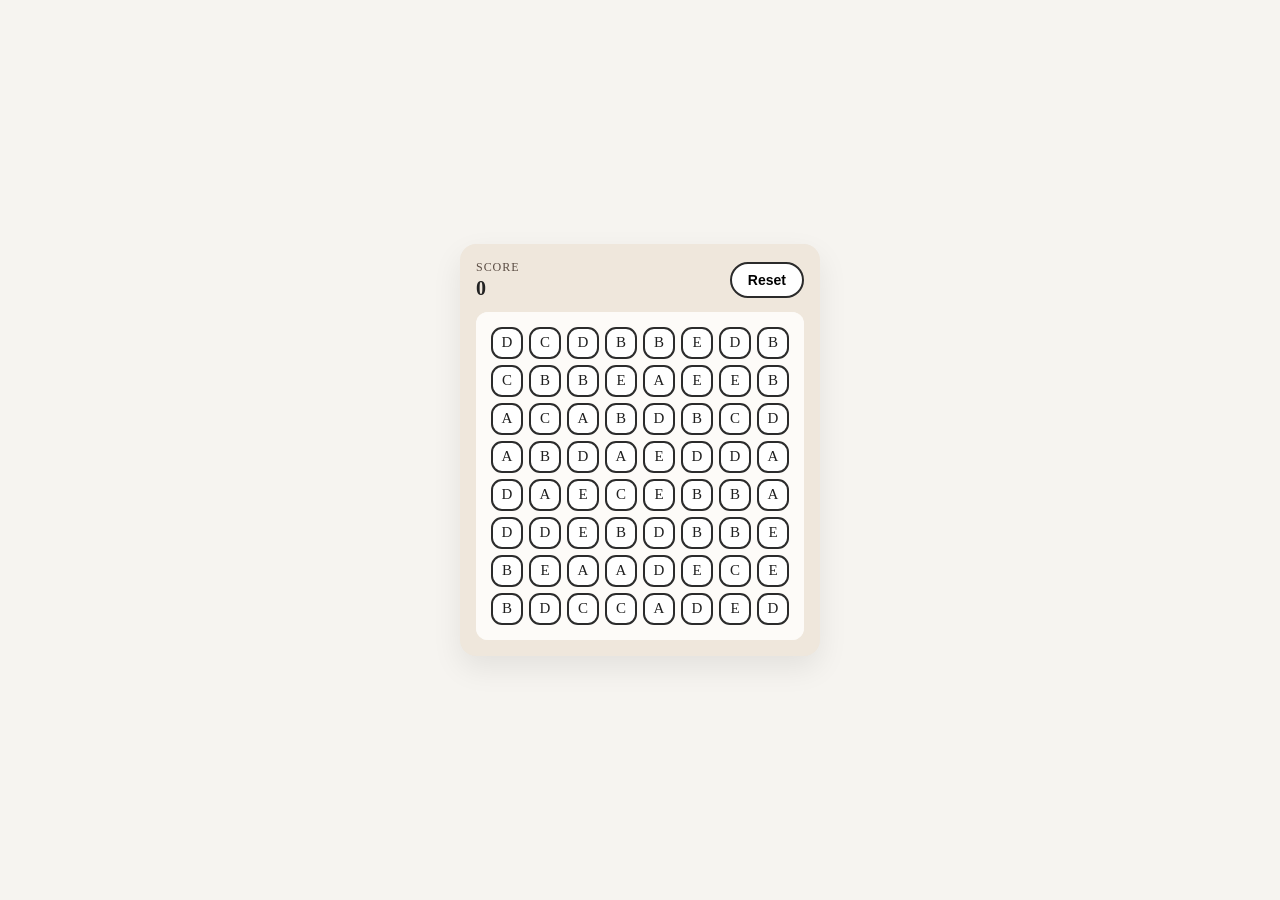
<file: app/client/index.html>
<!doctype html>
<html lang="en">
  <head>
    <meta charset="utf-8" />
    <meta name="viewport" content="width=device-width, initial-scale=1" />
    <title>Zummy Crush - M002 Board Expansion</title>
    <link rel="stylesheet" href="style.css" />
  </head>
  <body>
    <main class="app">
      <section class="board-panel">
        <header class="hud">
          <div class="hud-item">
            <span class="hud-label">Score</span>
            <span id="score" class="hud-value">0</span>
          </div>
          <button id="reset" class="hud-button" type="button">Reset</button>
        </header>
        <canvas id="board" aria-label="Game board" role="img"></canvas>
      </section>
    </main>
    <div id="toast-layer" class="toast-layer" aria-live="polite"></div>
    <script type="module" src="main.js"></script>
  </body>
</html>
</file>
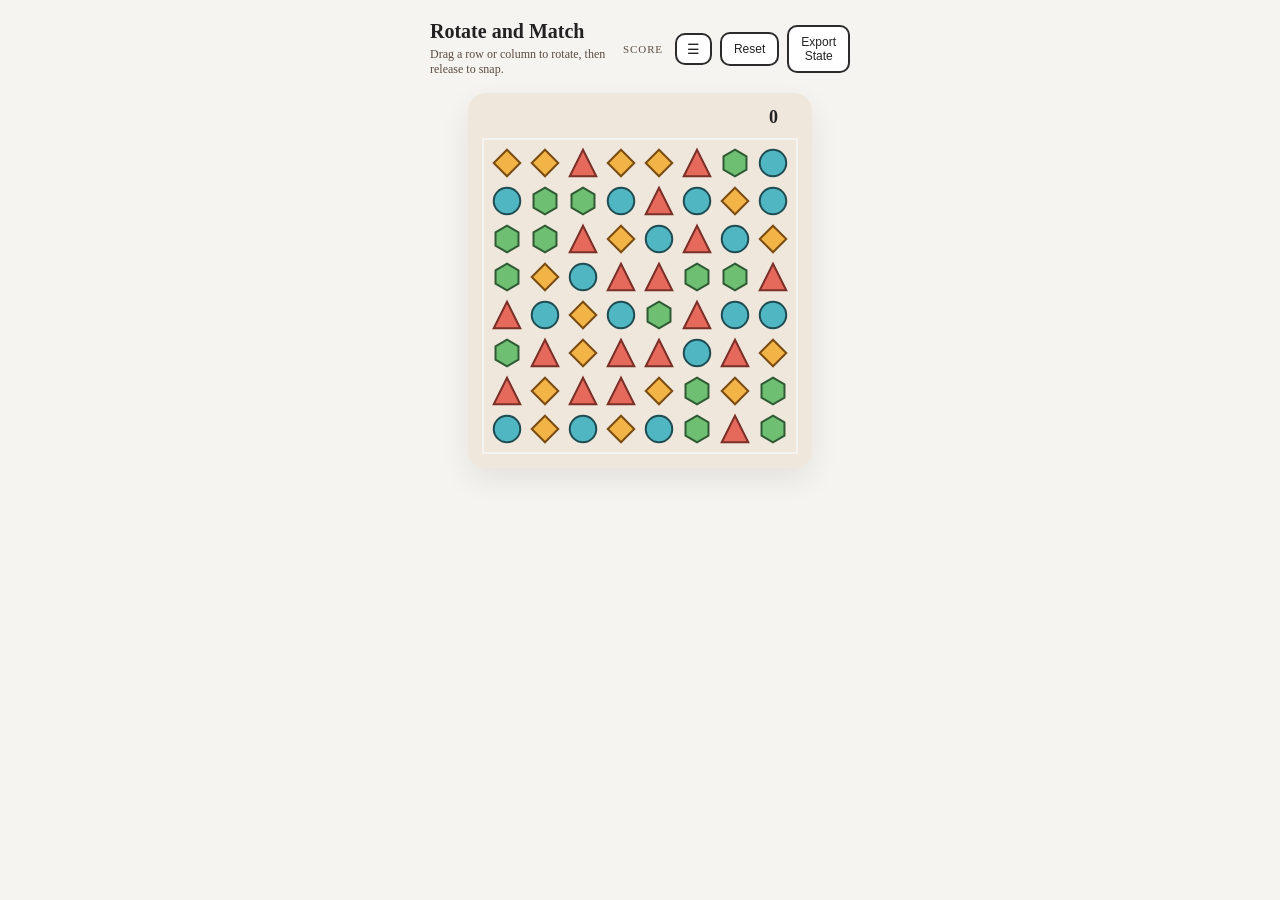
<file: app/ideas/I002/client/index.html>
<!doctype html>
<html lang="en">
	<head>
		<meta charset="utf-8" />
		<meta name="viewport" content="width=device-width, initial-scale=1" />
		<title>Rotate and Match (I002)</title>
		<meta name="asset-cache-buster" content="v1" />
		<script>
			(() => {
				const meta = document.querySelector('meta[name="asset-cache-buster"]');
				const cacheBuster = meta?.content?.trim();
				const withCache = (path) => (cacheBuster ? `${path}?v=${encodeURIComponent(cacheBuster)}` : path);
				const link = document.createElement("link");
				link.rel = "stylesheet";
				link.href = withCache("./style.css");
				document.head.appendChild(link);
			})();
		</script>
	</head>
	<body>
		<main class="shell">
			<header class="hud">
				<div>
					<h1>Rotate and Match</h1>
					<p>Drag a row or column to rotate, then release to snap.</p>
				</div>
				<div class="hud-item">
					<span class="hud-label">Score</span>
				</div>
				<div class="hud-actions">
					<div class="menu">
						<button id="menu-button" class="menu-button" type="button" aria-haspopup="true" aria-expanded="false">
							☰
						</button>
						<div id="menu-panel" class="menu-panel" role="menu" hidden>
							<button id="menu-info" class="menu-item" type="button" role="menuitem">
								Scoring Guide
							</button>
						</div>
					</div>
					<button id="reset" type="button">Reset</button>
					<button id="export-state" type="button" hidden>Export State</button>
				</div>
			</header>
			<section class="board-panel">
				<div class="score-container"><span id="score-value" class="hud-value">0</span></div>
				<canvas id="board" width="360" height="360"></canvas>
			</section>
			<footer class="footnote" hidden>
				<span id="status"></span>
			</footer>
			<div id="help-modal" class="help-modal" hidden>
				<div class="help-backdrop" data-close="true"></div>
				<div class="help-dialog" role="dialog" aria-modal="true" aria-labelledby="help-title">
					<header class="help-header">
						<h2 id="help-title">Scoring Guide</h2>
						<button id="help-close" class="help-close" type="button" aria-label="Close">
							✕
						</button>
					</header>
					<div id="help-content" class="help-content"></div>
				</div>
			</div>
		</main>
		<script>
			(() => {
				const meta = document.querySelector('meta[name="asset-cache-buster"]');
				const cacheBuster = meta?.content?.trim();
				const withCache = (path) => (cacheBuster ? `${path}?v=${encodeURIComponent(cacheBuster)}` : path);
				const script = document.createElement("script");
				script.type = "module";
				script.src = withCache("./main.js");
				document.body.appendChild(script);
			})();
		</script>
	</body>
</html>
</file>
<file: app/client/style.css>
:root {
  --bg: #f6f4f0;
  --board-bg: #efe7dc;
  --tile-border: #2b2b2b;
  --tile-text: #1f1f1f;
}

* {
  box-sizing: border-box;
}

body {
  margin: 0;
  font-family: "Georgia", "Times New Roman", serif;
  background: var(--bg);
  color: #222;
}


.app {
  min-height: 100vh;
  display: flex;
  align-items: center;
  justify-content: center;
  padding: 16px;
}

.board-panel {
  width: 100%;
  max-width: 360px;
  background: var(--board-bg);
  border-radius: 16px;
  padding: 16px;
  box-shadow: 0 12px 30px rgba(0, 0, 0, 0.08);
  display: grid;
  gap: 12px;
  position: relative;
}

.hud {
  display: grid;
  grid-template-columns: minmax(0, 1fr) auto;
  align-items: center;
  gap: 12px;
}

.hud-item {
  display: grid;
  gap: 2px;
}

.hud-label {
  text-transform: uppercase;
  letter-spacing: 0.08em;
  font-size: 12px;
  color: #5a4c43;
}

.hud-value {
  font-size: 20px;
  font-weight: 700;
}

.hud-button {
  border: 2px solid #2b2b2b;
  background: #fff;
  border-radius: 999px;
  padding: 8px 16px;
  font-size: 14px;
  font-weight: 600;
}

.hud-button:active {
  transform: translateY(1px);
}

#board {
  width: min(var(--board-max-width, 320px), 100%);
  height: auto;
  display: block;
  justify-self: center;
  touch-action: none;
  background: #fdfbf8;
  border-radius: 12px;
}

.toast-layer {
  position: fixed;
  left: 50%;
  bottom: 24px;
  transform: translateX(-50%);
  display: flex;
  flex-direction: column;
  gap: 8px;
  align-items: center;
  pointer-events: none;
  z-index: 20;
}

.toast {
  background: #2b2b2b;
  color: #fff;
  padding: 8px 14px;
  border-radius: 999px;
  font-size: 13px;
  letter-spacing: 0.02em;
  opacity: 0;
  transform: translateY(8px);
  animation: toast-fade var(--toast-duration, 1600ms) ease forwards;
}

@keyframes toast-fade {
  0% {
    opacity: 0;
    transform: translateY(8px);
  }
  12% {
    opacity: 1;
    transform: translateY(0);
  }
  80% {
    opacity: 1;
  }
  100% {
    opacity: 0;
    transform: translateY(-6px);
  }
}
</file>
